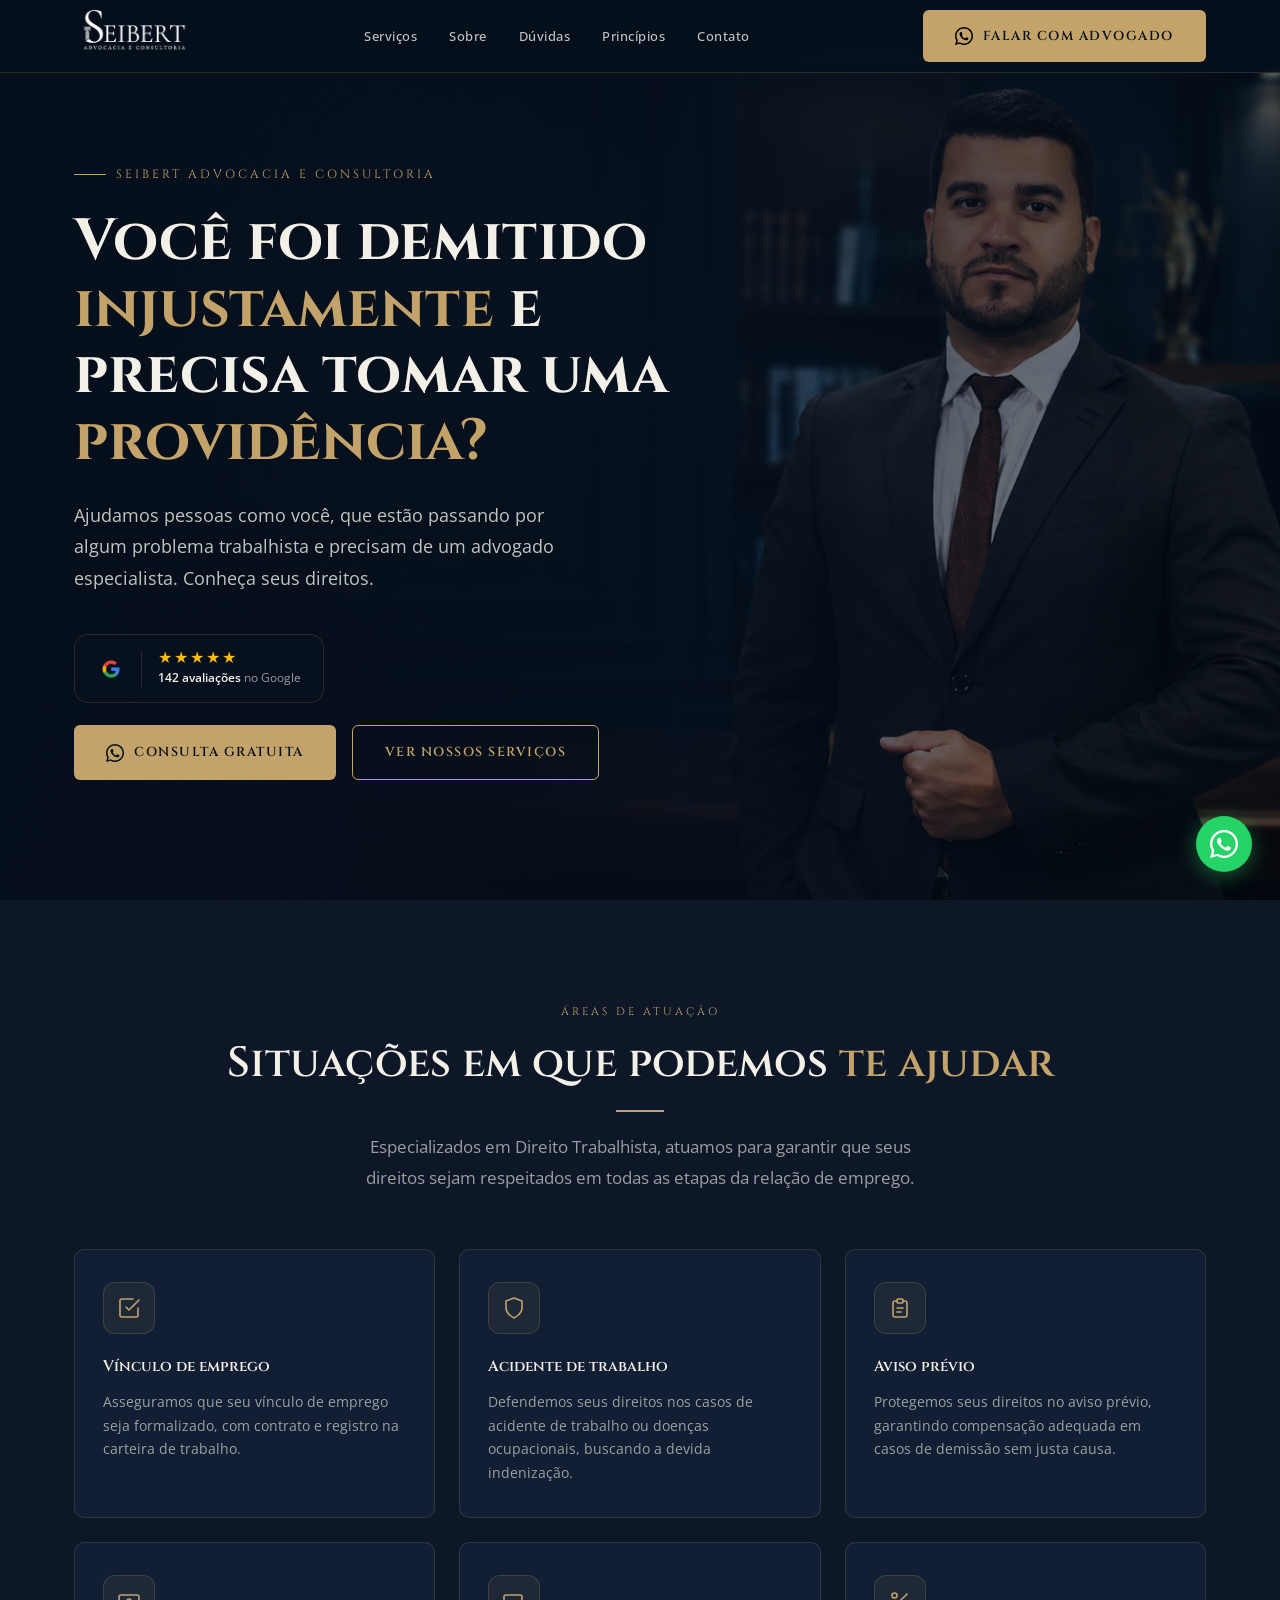
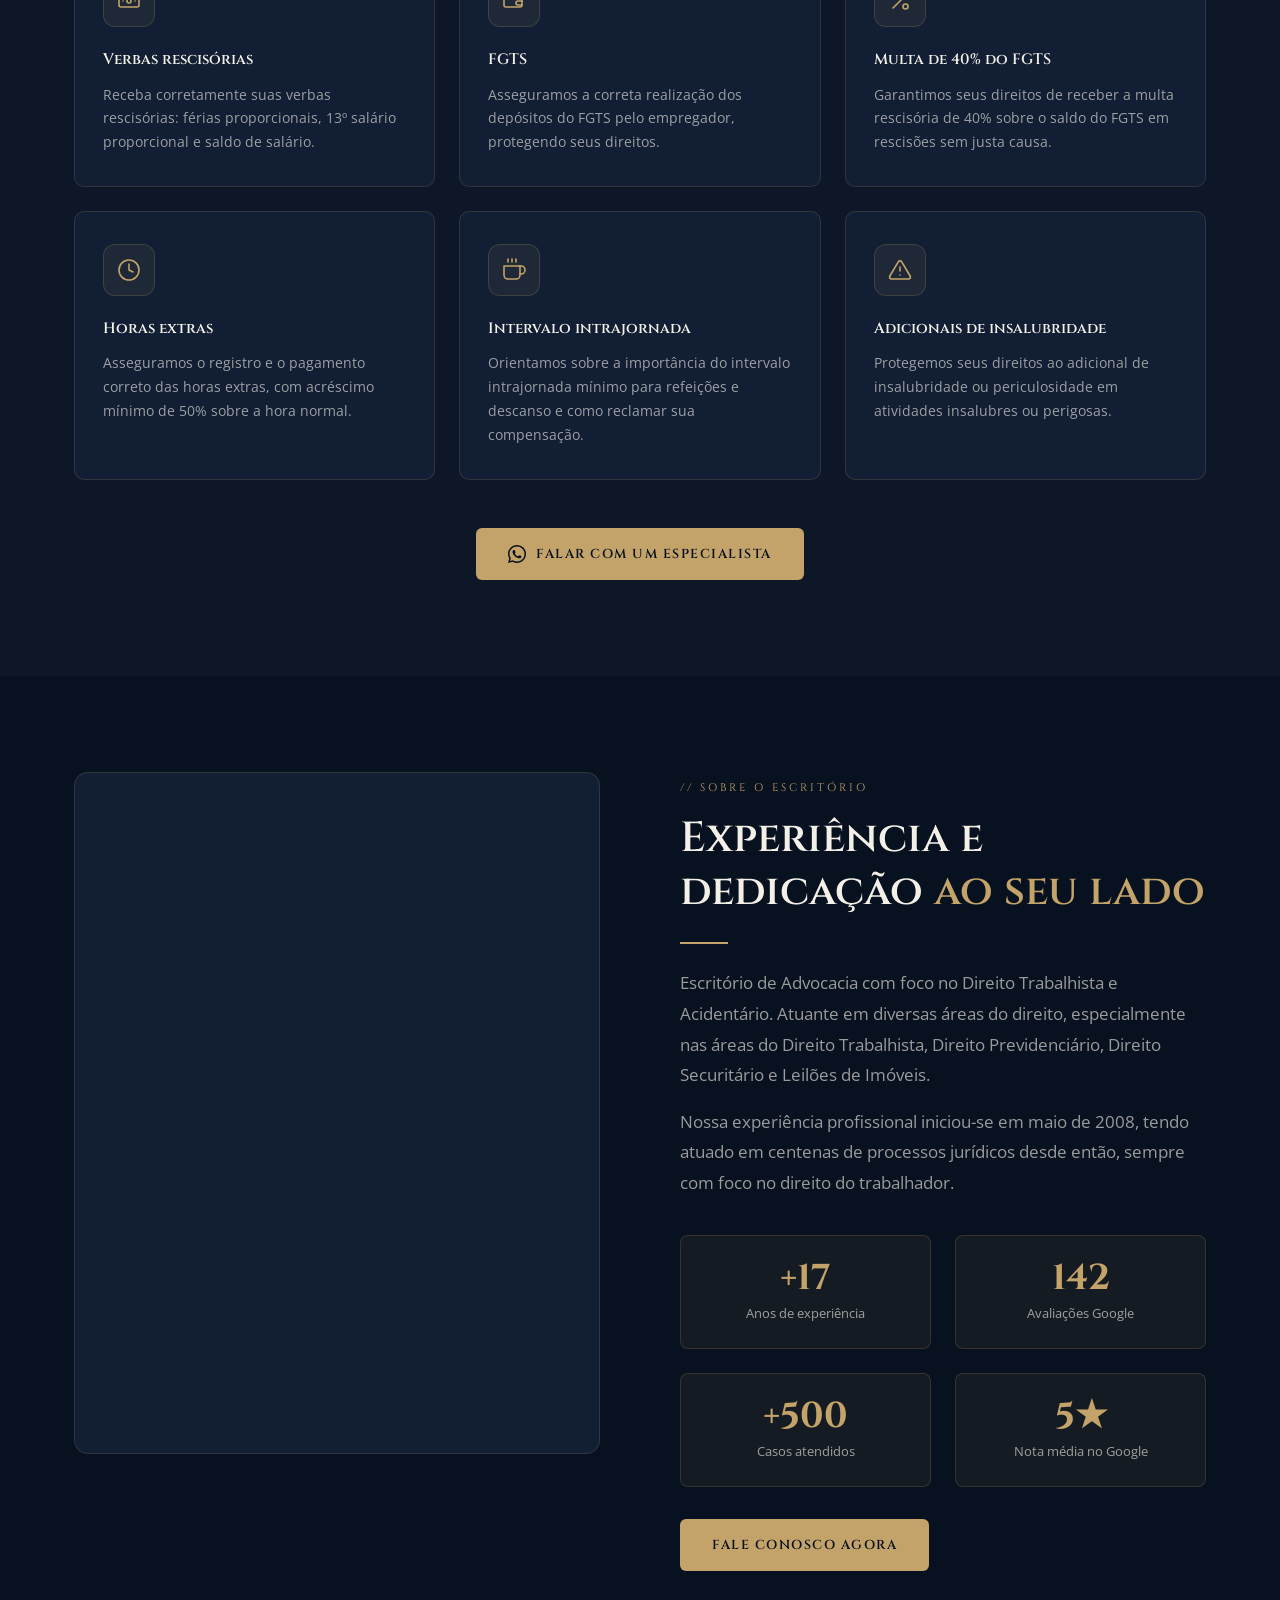
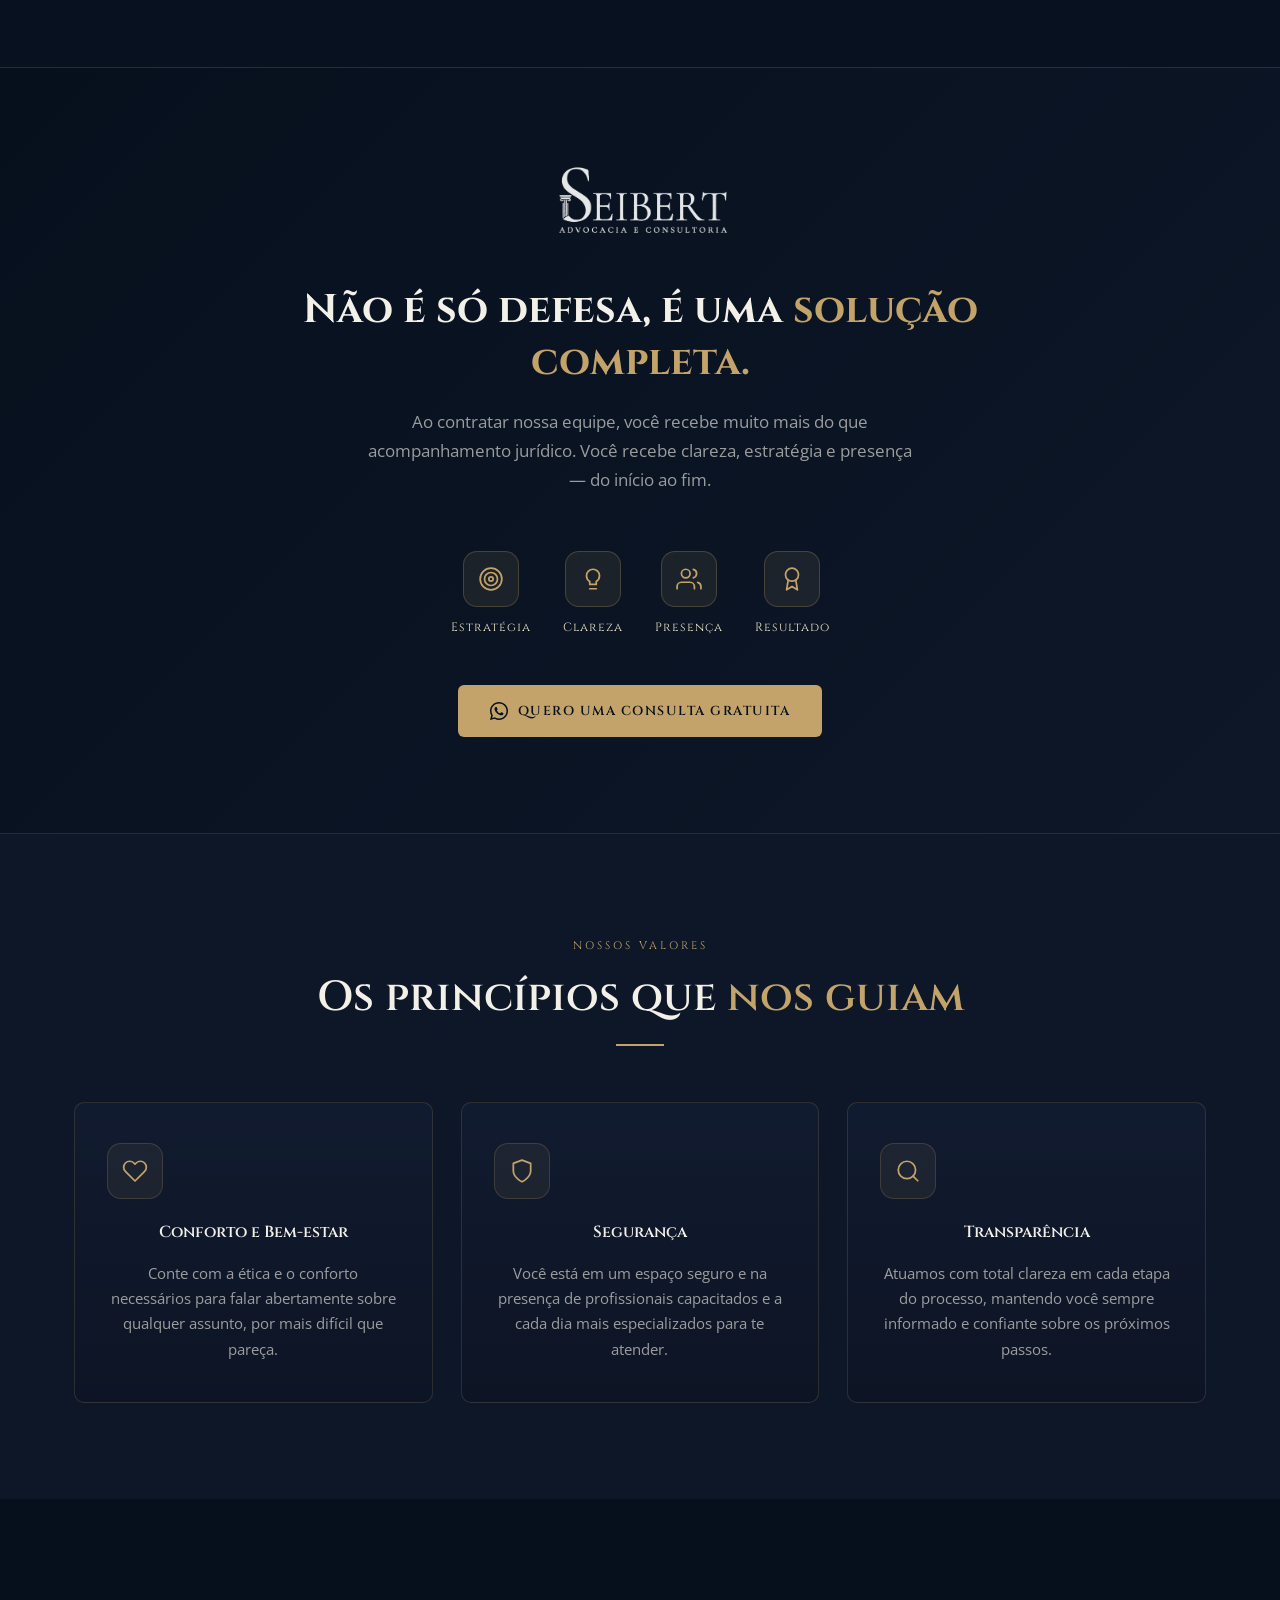
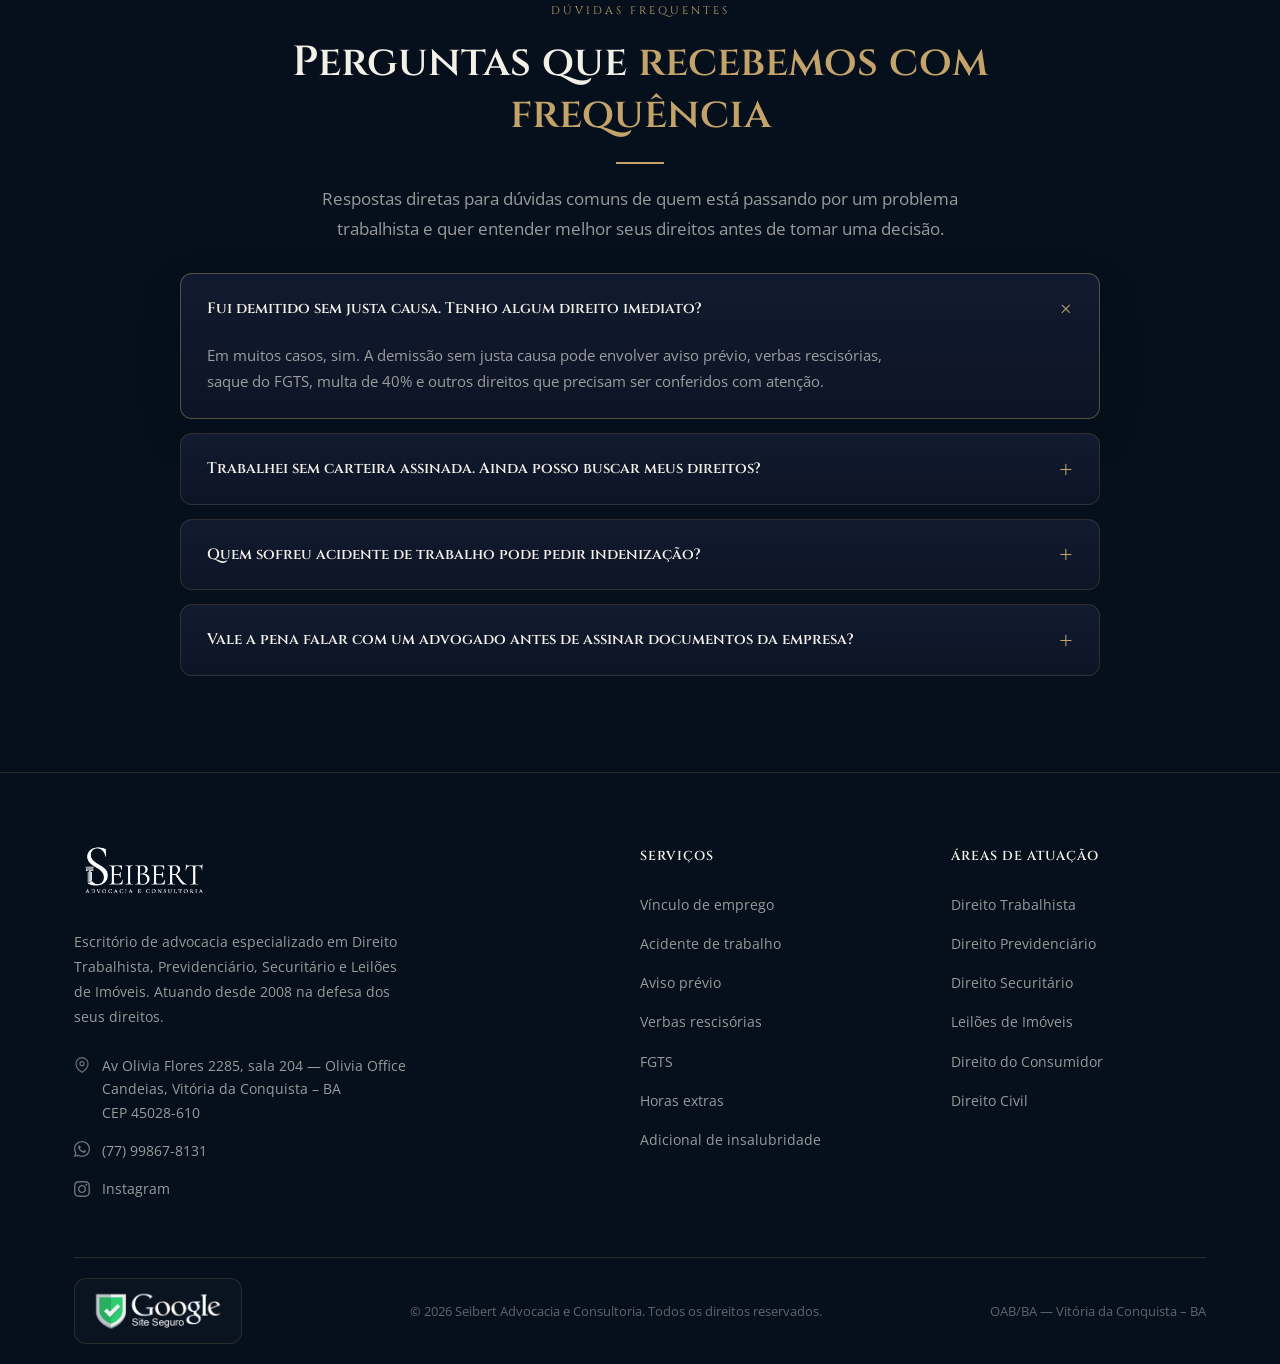
<file: index.html>
<!DOCTYPE html>
<html lang="pt-BR">
<head>
  <meta charset="UTF-8">
  <meta name="viewport" content="width=device-width, initial-scale=1.0">
  <title>Seibert Advocacia — Direito Trabalhista</title>
  <link rel="icon" href="./images/iconfav.png" type="image/png">
  <link rel="preconnect" href="https://fonts.googleapis.com">
  <link rel="preconnect" href="https://fonts.gstatic.com" crossorigin>
  <link href="https://fonts.googleapis.com/css2?family=Cinzel:wght@400;500;600;700&family=Open+Sans:ital,wght@0,300;0,400;0,500;0,600;1,400&display=swap" rel="stylesheet">
  <style>
    *, *::before, *::after { box-sizing: border-box; margin: 0; padding: 0; }

    :root {
      --navy-deep:   #06101d;
      --navy:        #08111f;
      --navy-mid:    #0d1728;
      --navy-card:   #111e33;
      --gold:        #c3a369;
      --gold-light:  #d7be8f;
      --gold-pale:   #efe4cc;
      --cream:       #f3f0e8;
      --muted:       rgba(243, 240, 232, 0.62);
      --border:      rgba(195, 163, 105, 0.18);
      --radius:      10px;
      --max:         1180px;
      --transition:  0.3s ease;
    }

    html { scroll-behavior: smooth; }

    body {
      background: var(--navy);
      color: var(--cream);
      font-family: 'Open Sans', sans-serif;
      font-size: 16px;
      line-height: 1.7;
      -webkit-font-smoothing: antialiased;
    }

    body.is-loading {
      overflow: hidden;
    }

    .page-loader {
      position: fixed;
      inset: 0;
      z-index: 3000;
      display: flex;
      align-items: center;
      justify-content: center;
      background:
        radial-gradient(circle at center, rgba(195, 163, 105, 0.16) 0%, rgba(195, 163, 105, 0.05) 22%, rgba(6, 16, 29, 0) 46%),
        linear-gradient(180deg, rgba(8, 17, 31, 0.98) 0%, rgba(6, 16, 29, 1) 100%);
      opacity: 1;
      visibility: visible;
      transition: opacity 0.75s ease, visibility 0.75s ease;
    }

    .page-loader::after {
      content: '';
      position: absolute;
      width: min(46vw, 360px);
      height: min(46vw, 360px);
      border-radius: 50%;
      background: radial-gradient(circle, rgba(195, 163, 105, 0.2) 0%, rgba(195, 163, 105, 0) 68%);
      filter: blur(18px);
      animation: loaderHalo 2.4s ease-in-out infinite;
    }

    .page-loader__inner {
      position: relative;
      z-index: 1;
      display: flex;
      flex-direction: column;
      align-items: center;
      gap: 18px;
      text-align: center;
      padding: 24px;
    }

    .page-loader__logo {
      width: min(56vw, 280px);
      height: auto;
      filter: drop-shadow(0 0 24px rgba(195, 163, 105, 0.18));
      animation: loaderReveal 1.5s ease forwards, loaderFloat 2.8s ease-in-out infinite 1.5s;
      transform-origin: center;
    }

    .page-loader__line {
      width: min(180px, 42vw);
      height: 1px;
      background: linear-gradient(90deg, rgba(195, 163, 105, 0), rgba(195, 163, 105, 0.9), rgba(195, 163, 105, 0));
      animation: loaderPulse 1.7s ease-in-out infinite;
    }

    body.is-ready .page-loader {
      opacity: 0;
      visibility: hidden;
      pointer-events: none;
    }

    @keyframes loaderReveal {
      0% {
        opacity: 0;
        transform: scale(0.88) translateY(20px);
      }
      55% {
        opacity: 1;
      }
      100% {
        opacity: 1;
        transform: scale(1) translateY(0);
      }
    }

    @keyframes loaderFloat {
      0%, 100% { transform: translateY(0); }
      50% { transform: translateY(-8px); }
    }

    @keyframes loaderPulse {
      0%, 100% { opacity: 0.35; transform: scaleX(0.88); }
      50% { opacity: 1; transform: scaleX(1); }
    }

    @keyframes loaderHalo {
      0%, 100% { transform: scale(0.92); opacity: 0.6; }
      50% { transform: scale(1.06); opacity: 1; }
    }

    /* ─── UTILITIES ─────────────────────────────────── */
    .container { width: 100%; max-width: var(--max); margin: 0 auto; padding: 0 24px; }
    .section    { padding: 96px 0; }
    .section--dark { background: var(--navy-mid); }
    .section--deep { background: var(--navy-deep); }

    .tag {
      display: inline-block;
      font-family: 'Cinzel', serif;
      font-size: 11px;
      letter-spacing: 3px;
      text-transform: uppercase;
      color: var(--gold);
      margin-bottom: 16px;
    }

    h2.section-title {
      font-family: 'Cinzel', serif;
      font-size: clamp(28px, 4vw, 42px);
      font-weight: 600;
      color: var(--cream);
      line-height: 1.25;
      margin-bottom: 20px;
    }

    h2.section-title span { color: var(--gold); }

    p.section-sub {
      font-size: 17px;
      color: var(--muted);
      max-width: 560px;
      line-height: 1.8;
    }

    .divider {
      width: 48px;
      height: 2px;
      background: var(--gold);
      margin: 24px 0;
    }

    /* ─── BUTTON ─────────────────────────────────────── */
    .btn {
      display: inline-flex;
      align-items: center;
      gap: 10px;
      padding: 15px 32px;
      border-radius: 6px;
      font-family: 'Cinzel', serif;
      font-size: 13px;
      font-weight: 600;
      letter-spacing: 1.5px;
      text-transform: uppercase;
      text-decoration: none;
      cursor: pointer;
      transition: var(--transition);
      border: none;
    }

    .btn-gold {
      background: var(--gold);
      color: var(--navy-deep);
    }
    .btn-gold:hover {
      background: var(--gold-light);
      transform: translateY(-2px);
      box-shadow: 0 8px 24px rgba(195, 163, 105, 0.35);
    }

    .btn-outline {
      background: transparent;
      color: var(--gold);
      border: 1.5px solid var(--gold);
    }
    .btn-outline:hover {
      background: var(--gold);
      color: var(--navy-deep);
      transform: translateY(-2px);
    }

    .btn svg, .btn .icon { width: 18px; height: 18px; flex-shrink: 0; }

    /* ─── NAV ────────────────────────────────────────── */
    nav {
      position: fixed;
      top: 0; left: 0; right: 0;
      z-index: 1000;
      background: rgba(6, 16, 29, 0.92);
      backdrop-filter: blur(16px);
      border-bottom: 1px solid var(--border);
    }

    .nav-inner {
      display: flex;
      align-items: center;
      justify-content: space-between;
      height: 72px;
    }

    .nav-logo img { height: 48px; width: auto; }

    .nav-links {
      display: flex;
      align-items: center;
      gap: 32px;
      list-style: none;
    }

    .nav-links a {
      color: rgba(243,240,232,0.8);
      text-decoration: none;
      font-size: 13px;
      font-weight: 500;
      letter-spacing: 0.5px;
      transition: color var(--transition);
    }
    .nav-links a:hover { color: var(--gold); }

    .nav-cta { display: flex; align-items: center; gap: 12px; }

    .hamburger {
      display: none;
      flex-direction: column;
      gap: 5px;
      cursor: pointer;
      padding: 6px;
      background: none;
      border: none;
      outline: none;
    }
    .hamburger span {
      display: block;
      width: 26px;
      height: 2px;
      background: var(--cream);
      border-radius: 2px;
      transition: var(--transition);
    }

    /* ─── HERO ───────────────────────────────────────── */
    #hero {
      position: relative;
      min-height: 100vh;
      display: flex;
      align-items: center;
      overflow: hidden;
      padding: 128px 0 84px;
    }

    .hero-bg {
      position: absolute;
      inset: 0;
      background-image: url('./images/hero-desktop.png');
      background-size: cover;
      background-position: center;
      background-repeat: no-repeat;
    }

    .hero-overlay {
      position: absolute;
      inset: 0;
      background: linear-gradient(
        105deg,
        rgba(6,16,29,0.92) 0%,
        rgba(6,16,29,0.78) 55%,
        rgba(6,16,29,0.40) 100%
      );
    }

    .hero-content {
      position: relative;
      z-index: 2;
      max-width: 680px;
      display: flex;
      flex-direction: column;
      align-items: flex-start;
    }

    .hero-content > .faq-wrap {
      display: none;
    }

    .hero-eyebrow {
      display: inline-flex;
      align-items: center;
      gap: 10px;
      font-size: 12px;
      letter-spacing: 3px;
      text-transform: uppercase;
      color: var(--gold);
      font-family: 'Cinzel', serif;
      margin-bottom: 24px;
    }
    .hero-eyebrow::before {
      content: '';
      display: block;
      width: 32px;
      height: 1px;
      background: var(--gold);
    }

    .hero-title {
      font-family: 'Cinzel', serif;
      font-size: clamp(32px, 5vw, 58px);
      font-weight: 700;
      line-height: 1.15;
      margin-bottom: 24px;
      color: var(--cream);
    }
    .hero-title em {
      font-style: normal;
      color: var(--gold);
    }

    .hero-sub {
      font-size: 18px;
      color: rgba(243,240,232,0.80);
      max-width: 520px;
      margin-bottom: 40px;
      line-height: 1.75;
    }

    .hero-actions { display: flex; flex-wrap: wrap; gap: 16px; margin-bottom: 0; order: 2; }

    /* Google proof badge */
    .hero-proof {
      display: inline-flex;
      align-items: center;
      gap: 16px;
      background: rgba(8,17,31,0.78);
      border: 1px solid var(--border);
      border-radius: 14px;
      padding: 14px 22px;
      backdrop-filter: blur(10px);
      max-width: 100%;
      box-sizing: border-box;
      margin-bottom: 22px;
      order: 1;
    }
    .proof-divider {
      width: 1px;
      height: 36px;
      background: var(--border);
    }
    .proof-google-logo { height: 28px; width: auto; display: block; }
    .proof-info { display: flex; flex-direction: column; gap: 3px; }
    .proof-stars { color: #fbbc04; font-size: 16px; letter-spacing: 2px; line-height: 1; }
    .proof-label {
      font-size: 12px;
      color: var(--muted);
      white-space: nowrap;
    }
    .proof-label strong { color: var(--cream); font-weight: 600; }

    /* ─── SERVICES ───────────────────────────────────── */
    .services-header { text-align: center; margin-bottom: 56px; }
    .services-header .section-sub { margin: 0 auto; }

    .services-grid {
      display: grid;
      grid-template-columns: repeat(3, 1fr);
      gap: 24px;
    }

    .service-card {
      background: var(--navy-card);
      border: 1px solid var(--border);
      border-radius: var(--radius);
      padding: 32px 28px;
      transition: var(--transition);
      position: relative;
      overflow: hidden;
    }
    .service-card::before {
      content: '';
      position: absolute;
      top: 0; left: 0; right: 0;
      height: 2px;
      background: linear-gradient(90deg, var(--gold), transparent);
      opacity: 0;
      transition: opacity var(--transition);
    }
    .service-card:hover {
      border-color: rgba(195,163,105,0.42);
      transform: translateY(-4px);
      box-shadow: 0 20px 40px rgba(0,0,0,0.32);
    }
    .service-card:hover::before { opacity: 1; }

    .service-icon {
      width: 52px;
      height: 52px;
      background: rgba(195,163,105,0.08);
      border: 1px solid rgba(195,163,105,0.20);
      border-radius: 12px;
      display: flex;
      align-items: center;
      justify-content: center;
      margin-bottom: 20px;
    }
    .service-icon svg {
      width: 24px;
      height: 24px;
      stroke: var(--gold);
      fill: none;
      stroke-width: 1.6;
      stroke-linecap: round;
      stroke-linejoin: round;
    }

    .service-card h3 {
      font-family: 'Cinzel', serif;
      font-size: 15px;
      font-weight: 600;
      color: var(--cream);
      margin-bottom: 10px;
    }

    .service-card p {
      font-size: 14px;
      color: var(--muted);
      line-height: 1.7;
    }

    .services-cta { text-align: center; margin-top: 48px; }

    /* ─── ABOUT ──────────────────────────────────────── */
    .about-grid {
      display: grid;
      grid-template-columns: 1fr 1fr;
      gap: 80px;
      align-items: flex-start;
    }

    .about-video {
      width: 100%;
      border-radius: 14px;
      overflow: hidden;
      border: 1px solid var(--border);
      background: var(--navy-card);
    }

    .about-video iframe {
      width: 100%;
      height: 680px;
      border: none;
      display: block;
    }

    .ig-card {
      width: 100%;
      height: 100%;
      display: flex;
      flex-direction: column;
      align-items: center;
      justify-content: center;
      gap: 20px;
      padding: 40px 32px;
      text-align: center;
      text-decoration: none;
      background: linear-gradient(145deg, rgba(17,28,52,0.95), rgba(11,18,35,0.98));
      transition: var(--transition);
    }
    .ig-card:hover { background: linear-gradient(145deg, rgba(22,34,62,0.98), rgba(14,22,42,0.98)); }
    .ig-card:hover .ig-btn { background: var(--gold); color: var(--navy-deep); }

    .ig-logo {
      width: 64px; height: 64px;
      border-radius: 18px;
      background: linear-gradient(45deg, #f09433, #e6683c, #dc2743, #cc2366, #bc1888);
      display: flex; align-items: center; justify-content: center;
    }
    .ig-logo svg { width: 34px; height: 34px; fill: #fff; }

    .ig-handle {
      font-family: 'Cinzel', serif;
      font-size: 18px;
      font-weight: 600;
      color: var(--cream);
      letter-spacing: 0.5px;
    }
    .ig-sub {
      font-size: 14px;
      color: var(--muted);
      line-height: 1.6;
      max-width: 260px;
    }
    .ig-btn {
      margin-top: 8px;
      padding: 12px 28px;
      border: 1px solid var(--gold);
      border-radius: 8px;
      font-family: 'Cinzel', serif;
      font-size: 12px;
      letter-spacing: 1.5px;
      text-transform: uppercase;
      color: var(--gold);
      background: transparent;
      transition: var(--transition);
      cursor: pointer;
    }

    .about-stats {
      display: grid;
      grid-template-columns: 1fr 1fr;
      gap: 24px;
      margin-top: 36px;
    }

    .about-cta {
      margin-top: 32px;
    }

    .stat-box {
      background: rgba(195,163,105,0.07);
      border: 1px solid var(--border);
      border-radius: 8px;
      padding: 24px 20px;
      text-align: center;
    }

    .stat-number {
      font-family: 'Cinzel', serif;
      font-size: 36px;
      font-weight: 700;
      color: var(--gold);
      line-height: 1;
      margin-bottom: 6px;
    }

    .stat-label {
      font-size: 13px;
      color: var(--muted);
    }

    /* ─── PROMISE ────────────────────────────────────── */
    #promise {
      background: linear-gradient(135deg, var(--navy-deep) 0%, var(--navy-mid) 100%);
      border-top: 1px solid var(--border);
      border-bottom: 1px solid var(--border);
      text-align: center;
      padding: 96px 0;
    }

    .promise-logo { margin-bottom: 32px; }
    .promise-logo img { height: 80px; width: auto; opacity: 0.9; }

    .promise-title {
      font-family: 'Cinzel', serif;
      font-size: clamp(24px, 3.5vw, 40px);
      font-weight: 700;
      color: var(--cream);
      max-width: 740px;
      margin: 0 auto 20px;
      line-height: 1.3;
    }
    .promise-title span { color: var(--gold); }

    .promise-sub {
      font-size: 17px;
      color: var(--muted);
      max-width: 560px;
      margin: 0 auto 40px;
    }

    .promise-features {
      display: flex;
      justify-content: center;
      flex-wrap: wrap;
      gap: 32px;
      margin-top: 56px;
      margin-bottom: 48px;
    }

    .promise-feature {
      display: flex;
      flex-direction: column;
      align-items: center;
      gap: 10px;
    }
    .promise-feature-icon {
      width: 56px; height: 56px;
      border-radius: 14px;
      background: rgba(195,163,105,0.10);
      border: 1px solid rgba(195,163,105,0.25);
      display: flex;
      align-items: center;
      justify-content: center;
    }
    .promise-feature-icon svg {
      width: 26px; height: 26px;
      stroke: var(--gold);
      fill: none;
      stroke-width: 1.6;
      stroke-linecap: round;
      stroke-linejoin: round;
    }
    .promise-feature span {
      font-family: 'Cinzel', serif;
      font-size: 12px;
      color: var(--gold-pale);
      letter-spacing: 1px;
    }

    /* ─── PRINCIPLES ─────────────────────────────────── */
    .principles-header { text-align: center; margin-bottom: 56px; }

    .principles-grid {
      display: grid;
      grid-template-columns: repeat(3, 1fr);
      gap: 28px;
    }

    .principle-card {
      background: linear-gradient(180deg, rgba(18,28,48,0.96), rgba(13,21,37,0.96));
      border: 1px solid var(--border);
      border-radius: var(--radius);
      padding: 40px 32px;
      text-align: center;
      transition: var(--transition);
    }
    .principle-card:hover {
      border-color: rgba(195,163,105,0.4);
      box-shadow: 0 16px 40px rgba(3,8,18,0.4);
      transform: translateY(-4px);
    }

    .principle-icon {
      width: 56px;
      height: 56px;
      background: rgba(195,163,105,0.08);
      border: 1px solid rgba(195,163,105,0.20);
      border-radius: 14px;
      display: flex;
      align-items: center;
      justify-content: center;
      margin-bottom: 20px;
    }
    .principle-icon svg {
      width: 26px;
      height: 26px;
      stroke: var(--gold);
      fill: none;
      stroke-width: 1.6;
      stroke-linecap: round;
      stroke-linejoin: round;
      display: block;
    }

    .principle-card h3 {
      font-family: 'Cinzel', serif;
      font-size: 16px;
      font-weight: 600;
      color: var(--cream);
      margin-bottom: 14px;
    }

    .principle-card p {
      font-size: 14.5px;
      color: var(--muted);
      line-height: 1.75;
    }

    .faq-wrap {
      display: none;
      margin-top: 56px;
      max-width: 920px;
      margin-left: auto;
      margin-right: auto;
    }

    #faq .faq-wrap {
      display: block;
      margin-top: 0;
    }

    .faq-header {
      text-align: center;
      margin-bottom: 28px;
    }

    .faq-header .section-sub {
      margin: 0 auto;
      max-width: 640px;
    }

    .faq-list {
      display: grid;
      gap: 14px;
    }

    .faq-item {
      background: linear-gradient(180deg, rgba(18,28,48,0.96), rgba(13,21,37,0.96));
      border: 1px solid var(--border);
      border-radius: 12px;
      overflow: hidden;
      transition: var(--transition);
    }

    .faq-item[open] {
      border-color: rgba(195,163,105,0.4);
      box-shadow: 0 16px 40px rgba(3,8,18,0.28);
    }

    .faq-question {
      list-style: none;
      display: flex;
      align-items: center;
      justify-content: space-between;
      gap: 20px;
      padding: 22px 26px;
      cursor: pointer;
      font-family: 'Cinzel', serif;
      font-size: 15px;
      font-weight: 600;
      color: var(--cream);
    }

    .faq-question::-webkit-details-marker {
      display: none;
    }

    .faq-question::after {
      content: '+';
      font-family: 'Open Sans', sans-serif;
      font-size: 24px;
      font-weight: 300;
      color: var(--gold);
      line-height: 1;
      flex-shrink: 0;
      transition: transform var(--transition);
    }

    .faq-item[open] .faq-question::after {
      transform: rotate(45deg);
    }

    .faq-answer {
      padding: 0 26px 24px;
      font-size: 14.5px;
      color: var(--muted);
      line-height: 1.75;
      max-width: 760px;
    }

    /* ─── FOOTER ─────────────────────────────────────── */
    footer {
      background: var(--navy-deep);
      border-top: 1px solid var(--border);
      padding: 72px 0 0;
    }

    .footer-grid {
      display: grid;
      grid-template-columns: 2fr 1fr 1fr;
      gap: 56px;
      padding-bottom: 56px;
    }

    .footer-brand img { height: 56px; width: auto; margin-bottom: 20px; }

    .footer-desc {
      font-size: 14px;
      color: var(--muted);
      line-height: 1.8;
      margin-bottom: 24px;
      max-width: 340px;
    }

    .footer-contact-item {
      display: flex;
      align-items: flex-start;
      gap: 12px;
      margin-bottom: 14px;
      font-size: 14px;
      color: var(--muted);
      text-decoration: none;
      transition: color var(--transition);
    }
    .footer-contact-item:hover { color: var(--gold); }
    .footer-contact-item .ci { font-size: 16px; flex-shrink: 0; margin-top: 2px; }

    .footer-col h4 {
      font-family: 'Cinzel', serif;
      font-size: 13px;
      font-weight: 600;
      color: var(--cream);
      letter-spacing: 1px;
      text-transform: uppercase;
      margin-bottom: 24px;
    }

    .footer-links { list-style: none; }
    .footer-links li { margin-bottom: 12px; }
    .footer-links a {
      font-size: 14px;
      color: var(--muted);
      text-decoration: none;
      transition: color var(--transition);
    }
    .footer-links a:hover { color: var(--gold); }

    .footer-socials { margin-top: 2px; }
    .footer-contact-item--social {
      margin-bottom: 0;
      align-items: center;
    }
    .footer-contact-item--social .social-btn__icon {
      width: 16px;
      height: 16px;
      flex-shrink: 0;
      display: inline-flex;
      align-items: center;
      justify-content: center;
      opacity: 0.7;
    }
    .footer-contact-item--social .social-btn__icon svg {
      width: 16px;
      height: 16px;
      fill: currentColor;
      display: block;
    }

    .footer-bar {
      border-top: 1px solid var(--border);
      padding: 20px 0;
      display: flex;
      align-items: center;
      justify-content: space-between;
      flex-wrap: wrap;
      gap: 8px;
    }

    .footer-bar p {
      font-size: 13px;
      color: rgba(243,240,232,0.38);
    }

    .footer-badge {
      display: inline-flex;
      align-items: center;
      justify-content: center;
      padding: 10px 14px;
      border: 1px solid rgba(195,163,105,0.16);
      border-radius: 12px;
      background: rgba(255,255,255,0.02);
      transition: var(--transition);
    }
    .footer-badge:hover {
      border-color: rgba(195,163,105,0.34);
      background: rgba(195,163,105,0.05);
    }
    .footer-badge img {
      display: block;
      width: auto;
      height: 44px;
    }

    /* ─── WHATSAPP FLOAT ─────────────────────────────── */
    .wa-float {
      position: fixed;
      bottom: 28px;
      right: 28px;
      z-index: 999;
      width: 56px; height: 56px;
      border-radius: 50%;
      background: #25d366;
      display: flex;
      align-items: center;
      justify-content: center;
      box-shadow: 0 4px 20px rgba(37,211,102,0.4);
      text-decoration: none;
      transition: var(--transition);
      animation: waPulse 2.8s ease-in-out infinite;
    }
    .wa-float:hover { transform: scale(1.08); box-shadow: 0 6px 28px rgba(37,211,102,0.55); }
    .wa-float svg { width: 28px; height: 28px; fill: #fff; }

    /* ─── ANIMATIONS ─────────────────────────────────── */
    @keyframes fadeUp {
      from { opacity: 0; transform: translateY(28px); }
      to   { opacity: 1; transform: translateY(0); }
    }

    @keyframes waPulse {
      0%, 100% {
        transform: scale(1);
        box-shadow: 0 4px 20px rgba(37,211,102,0.36);
      }
      50% {
        transform: scale(1.05);
        box-shadow: 0 8px 26px rgba(37,211,102,0.48);
      }
    }
    .fade-up { animation: fadeUp 0.7s ease forwards; }
    .delay-1 { animation-delay: 0.1s; }
    .delay-2 { animation-delay: 0.25s; }
    .delay-3 { animation-delay: 0.4s; }
    .delay-4 { animation-delay: 0.55s; }

    /* ─── MOBILE NAV ─────────────────────────────────── */
    .mobile-menu {
      display: none;
      position: fixed;
      inset: 0;
      z-index: 999;
      background: rgba(6,16,29,0.98);
      flex-direction: column;
      align-items: center;
      justify-content: center;
      gap: 32px;
    }
    .mobile-menu.open { display: flex; }
    .mobile-menu a {
      font-family: 'Cinzel', serif;
      font-size: 22px;
      color: var(--cream);
      text-decoration: none;
    }
    .mobile-menu a:hover { color: var(--gold); }
    .mobile-close {
      position: absolute;
      top: 24px; right: 24px;
      background: none;
      border: none;
      color: var(--cream);
      font-size: 28px;
      cursor: pointer;
    }

    /* ─── RESPONSIVE ─────────────────────────────────── */
    @media (max-width: 900px) {
      .nav-links { display: none; }
      .nav-cta .btn { display: none; }
      .hamburger { display: flex; }

      .services-grid { grid-template-columns: repeat(2, 1fr); }
      .about-grid { grid-template-columns: 1fr; gap: 40px; }
      .principles-grid { grid-template-columns: 1fr; }
      .faq-question { padding: 20px 20px; font-size: 14px; }
      .faq-answer { padding: 0 20px 20px; }
      .footer-grid { grid-template-columns: 1fr; gap: 36px; }
      .footer-bar { justify-content: center; gap: 16px; }
      .footer-badge { order: -1; }
    }

    @media (max-width: 600px) {
      .section { padding: 64px 0; }
      .services-grid { grid-template-columns: 1fr; }
      .about-stats { grid-template-columns: 1fr 1fr; }
      .hero-actions { flex-direction: column; }
      .hero-actions .btn { width: 100%; justify-content: center; }

      #hero { min-height: 100svh; align-items: flex-end; padding: 0 0 48px; }
      .hero-bg {
        background-position: 72% top;
        background-size: cover;
      }
      .hero-overlay {
        background: linear-gradient(
          to top,
          rgba(6,16,29,0.97) 0%,
          rgba(6,16,29,0.82) 45%,
          rgba(6,16,29,0.30) 75%,
          rgba(6,16,29,0.10) 100%
        );
      }
      .hero-content {
        max-width: 100%;
        text-align: center;
        align-items: center;
      }
      .service-card,
      .principle-card { text-align: center; }
      .service-icon,
      .principle-icon { margin: 0 auto 20px; }
      .about-cta { text-align: center; }
      .about-cta .btn {
        width: 100%;
        max-width: 280px;
        justify-content: center;
      }
      .hero-eyebrow { justify-content: center; }
      .hero-sub { font-size: 15px; }
      .hero-proof { width: 100%; max-width: 320px; justify-content: center; align-self: center; }
      .proof-google-logo { height: 22px; }
    }
  </style>
</head>
<body class="is-loading">

<div class="page-loader" aria-hidden="true">
  <div class="page-loader__inner">
    <img class="page-loader__logo" src="./images/vetor-logo.png" alt="Seibert Advocacia e Consultoria">
    <div class="page-loader__line"></div>
  </div>
</div>

<!-- ── NAV ────────────────────────────────────────────── -->
<nav>
  <div class="container nav-inner">
    <a href="#" class="nav-logo">
      <img src="./images/vetor-logo.png" alt="Seibert Advocacia e Consultoria">
    </a>
    <ul class="nav-links">
      <li><a href="#servicos">Serviços</a></li>
      <li><a href="#sobre">Sobre</a></li>
      <li><a href="#faq">Dúvidas</a></li>
      <li><a href="#principios">Princípios</a></li>
      <li><a href="#contato">Contato</a></li>
    </ul>
    <div class="nav-cta">
      <a href="https://api.whatsapp.com/send/?phone=5577998678131" class="btn btn-gold" target="_blank" rel="noopener">
        <svg viewBox="0 0 24 24" xmlns="http://www.w3.org/2000/svg"><path d="M20.52 3.48A11.93 11.93 0 0 0 12 0C5.37 0 0 5.37 0 12c0 2.11.55 4.17 1.6 5.99L0 24l6.18-1.62A11.94 11.94 0 0 0 12 24c6.63 0 12-5.37 12-12 0-3.2-1.25-6.21-3.48-8.52zM12 22a9.94 9.94 0 0 1-5.07-1.39l-.36-.22-3.74.98.99-3.65-.23-.37A9.94 9.94 0 0 1 2 12C2 6.49 6.49 2 12 2s10 4.49 10 10-4.49 10-10 10zm5.47-7.41c-.3-.15-1.77-.87-2.04-.97s-.47-.15-.67.15-.77.97-.94 1.17-.35.22-.65.07a8.15 8.15 0 0 1-2.39-1.48 9.06 9.06 0 0 1-1.65-2.06c-.18-.3-.02-.47.13-.62.14-.13.3-.35.45-.52.15-.18.2-.3.3-.5s.05-.38-.02-.52-.67-1.61-.91-2.2c-.24-.58-.49-.5-.67-.51l-.57-.01c-.2 0-.52.07-.79.38s-1.04 1.01-1.04 2.47 1.06 2.86 1.21 3.06c.15.2 2.08 3.17 5.03 4.45.7.3 1.25.48 1.68.62.7.22 1.34.19 1.84.12.56-.08 1.73-.71 1.97-1.39.24-.68.24-1.27.17-1.39-.07-.12-.27-.19-.57-.34z"/></svg>
        Falar com advogado
      </a>
      <button class="hamburger" onclick="document.getElementById('mobileMenu').classList.add('open')" aria-label="Menu">
        <span></span><span></span><span></span>
      </button>
    </div>
  </div>
</nav>

<!-- ── MOBILE MENU ─────────────────────────────────────── -->
<div id="mobileMenu" class="mobile-menu">
  <button class="mobile-close" onclick="document.getElementById('mobileMenu').classList.remove('open')">&times;</button>
  <a href="#servicos" onclick="document.getElementById('mobileMenu').classList.remove('open')">Serviços</a>
  <a href="#sobre" onclick="document.getElementById('mobileMenu').classList.remove('open')">Sobre</a>
  <a href="#faq" onclick="document.getElementById('mobileMenu').classList.remove('open')">Dúvidas</a>
  <a href="#principios" onclick="document.getElementById('mobileMenu').classList.remove('open')">Princípios</a>
  <a href="#contato" onclick="document.getElementById('mobileMenu').classList.remove('open')">Contato</a>
  <a href="https://api.whatsapp.com/send/?phone=5577998678131" class="btn btn-gold" target="_blank" rel="noopener">Falar com advogado</a>
</div>

<!-- ── HERO ────────────────────────────────────────────── -->
<section id="hero">
  <div class="hero-bg"></div>
  <div class="hero-overlay"></div>
  <div class="container">
    <div class="hero-content">
      <p class="hero-eyebrow fade-up">Seibert Advocacia e Consultoria</p>
      <h1 class="hero-title fade-up delay-1">
        Você foi demitido <em>injustamente</em> e precisa tomar uma <em>providência?</em>
      </h1>
      <p class="hero-sub fade-up delay-2">
        Ajudamos pessoas como você, que estão passando por algum problema trabalhista e precisam de um advogado especialista. Conheça seus direitos.
      </p>
      <div class="hero-actions fade-up delay-3">
        <a href="https://api.whatsapp.com/send/?phone=5577998678131" class="btn btn-gold" target="_blank" rel="noopener">
          <svg viewBox="0 0 24 24"><path d="M20.52 3.48A11.93 11.93 0 0 0 12 0C5.37 0 0 5.37 0 12c0 2.11.55 4.17 1.6 5.99L0 24l6.18-1.62A11.94 11.94 0 0 0 12 24c6.63 0 12-5.37 12-12 0-3.2-1.25-6.21-3.48-8.52zM12 22a9.94 9.94 0 0 1-5.07-1.39l-.36-.22-3.74.98.99-3.65-.23-.37A9.94 9.94 0 0 1 2 12C2 6.49 6.49 2 12 2s10 4.49 10 10-4.49 10-10 10zm5.47-7.41c-.3-.15-1.77-.87-2.04-.97s-.47-.15-.67.15-.77.97-.94 1.17-.35.22-.65.07a8.15 8.15 0 0 1-2.39-1.48 9.06 9.06 0 0 1-1.65-2.06c-.18-.3-.02-.47.13-.62.14-.13.3-.35.45-.52.15-.18.2-.3.3-.5s.05-.38-.02-.52-.67-1.61-.91-2.2c-.24-.58-.49-.5-.67-.51l-.57-.01c-.2 0-.52.07-.79.38s-1.04 1.01-1.04 2.47 1.06 2.86 1.21 3.06c.15.2 2.08 3.17 5.03 4.45.7.3 1.25.48 1.68.62.7.22 1.34.19 1.84.12.56-.08 1.73-.71 1.97-1.39.24-.68.24-1.27.17-1.39-.07-.12-.27-.19-.57-.34z" fill="currentColor"/></svg>
          Consulta gratuita
        </a>
        <a href="#servicos" class="btn btn-outline">Ver nossos serviços</a>
      </div>
      <div class="hero-proof fade-up delay-4">
        <img class="proof-google-logo" src="./images/google_logo_g_logo_icon_159348.png" alt="Google">
        <div class="proof-divider"></div>
        <div class="proof-info">
          <span class="proof-stars">★★★★★</span>
          <span class="proof-label"><strong>142 avaliações</strong> no Google</span>
        </div>
      </div>
    </div>

    <div class="faq-wrap">
      <div class="faq-header">
        <span class="tag">Dúvidas frequentes</span>
        <h2 class="section-title">Perguntas que <span>recebemos com frequência</span></h2>
        <div class="divider" style="margin:20px auto;"></div>
        <p class="section-sub">Respostas diretas para dúvidas comuns de quem está passando por um problema trabalhista e quer entender melhor seus direitos antes de tomar uma decisão.</p>
      </div>

      <div class="faq-list">
        <details class="faq-item" open>
          <summary class="faq-question">Fui demitido sem justa causa. Tenho algum direito imediato?</summary>
          <div class="faq-answer">
            Em muitos casos, sim. A demissão sem justa causa pode envolver aviso prévio, verbas rescisórias, saque do FGTS, multa de 40% e outros direitos que precisam ser conferidos com atenção.
          </div>
        </details>

        <details class="faq-item">
          <summary class="faq-question">Trabalhei sem carteira assinada. Ainda posso buscar meus direitos?</summary>
          <div class="faq-answer">
            Pode. Mesmo sem registro formal, é possível buscar o reconhecimento do vínculo de emprego e cobrar valores e direitos que deixaram de ser pagos corretamente.
          </div>
        </details>

        <details class="faq-item">
          <summary class="faq-question">Quem sofreu acidente de trabalho pode pedir indenização?</summary>
          <div class="faq-answer">
            Dependendo da situação, sim. Além de questões previdenciárias, pode existir direito a estabilidade, reparação financeira e outros desdobramentos importantes para o trabalhador.
          </div>
        </details>

        <details class="faq-item">
          <summary class="faq-question">Vale a pena falar com um advogado antes de assinar documentos da empresa?</summary>
          <div class="faq-answer">
            Vale muito. Uma análise prévia ajuda a evitar assinaturas precipitadas, identificar cláusulas problemáticas e entender se existe algum direito sendo renunciado sem necessidade.
          </div>
        </details>
      </div>
    </div>

    <div class="faq-wrap">
      <div class="faq-header">
        <span class="tag">Dúvidas frequentes</span>
        <h2 class="section-title">Perguntas que <span>recebemos com frequência</span></h2>
        <div class="divider" style="margin:20px auto;"></div>
        <p class="section-sub">Respostas diretas para dúvidas comuns de quem está passando por um problema trabalhista e quer entender melhor seus direitos antes de tomar uma decisão.</p>
      </div>

      <div class="faq-list">
        <details class="faq-item" open>
          <summary class="faq-question">Fui demitido sem justa causa. Tenho algum direito imediato?</summary>
          <div class="faq-answer">
            Em muitos casos, sim. A demissão sem justa causa pode envolver aviso prévio, verbas rescisórias, saque do FGTS, multa de 40% e outros direitos que precisam ser conferidos com atenção.
          </div>
        </details>

        <details class="faq-item">
          <summary class="faq-question">Trabalhei sem carteira assinada. Ainda posso buscar meus direitos?</summary>
          <div class="faq-answer">
            Pode. Mesmo sem registro formal, é possível buscar o reconhecimento do vínculo de emprego e cobrar valores e direitos que deixaram de ser pagos corretamente.
          </div>
        </details>

        <details class="faq-item">
          <summary class="faq-question">Quem sofreu acidente de trabalho pode pedir indenização?</summary>
          <div class="faq-answer">
            Dependendo da situação, sim. Além de questões previdenciárias, pode existir direito a estabilidade, reparação financeira e outros desdobramentos importantes para o trabalhador.
          </div>
        </details>

        <details class="faq-item">
          <summary class="faq-question">Vale a pena falar com um advogado antes de assinar documentos da empresa?</summary>
          <div class="faq-answer">
            Vale muito. Uma análise prévia ajuda a evitar assinaturas precipitadas, identificar cláusulas problemáticas e entender se existe algum direito sendo renunciado sem necessidade.
          </div>
        </details>
      </div>
    </div>

    <div class="faq-wrap">
      <div class="faq-header">
        <span class="tag">Dúvidas frequentes</span>
        <h2 class="section-title">Perguntas que <span>recebemos com frequência</span></h2>
        <div class="divider" style="margin:20px auto;"></div>
        <p class="section-sub">Respostas diretas para dúvidas comuns de quem está passando por um problema trabalhista e quer entender melhor seus direitos antes de tomar uma decisão.</p>
      </div>

      <div class="faq-list">
        <details class="faq-item" open>
          <summary class="faq-question">Fui demitido sem justa causa. Tenho algum direito imediato?</summary>
          <div class="faq-answer">
            Em muitos casos, sim. A demissão sem justa causa pode envolver aviso prévio, verbas rescisórias, saque do FGTS, multa de 40% e outros direitos que precisam ser conferidos com atenção.
          </div>
        </details>

        <details class="faq-item">
          <summary class="faq-question">Trabalhei sem carteira assinada. Ainda posso buscar meus direitos?</summary>
          <div class="faq-answer">
            Pode. Mesmo sem registro formal, é possível buscar o reconhecimento do vínculo de emprego e cobrar valores e direitos que deixaram de ser pagos corretamente.
          </div>
        </details>

        <details class="faq-item">
          <summary class="faq-question">Quem sofreu acidente de trabalho pode pedir indenização?</summary>
          <div class="faq-answer">
            Dependendo da situação, sim. Além de questões previdenciárias, pode existir direito a estabilidade, reparação financeira e outros desdobramentos importantes para o trabalhador.
          </div>
        </details>

        <details class="faq-item">
          <summary class="faq-question">Vale a pena falar com um advogado antes de assinar documentos da empresa?</summary>
          <div class="faq-answer">
            Vale muito. Uma análise prévia ajuda a evitar assinaturas precipitadas, identificar cláusulas problemáticas e entender se existe algum direito sendo renunciado sem necessidade.
          </div>
        </details>
      </div>
    </div>

    <div class="faq-wrap">
      <div class="faq-header">
        <span class="tag">Dúvidas frequentes</span>
        <h2 class="section-title">Perguntas que <span>recebemos com frequência</span></h2>
        <div class="divider" style="margin:20px auto;"></div>
        <p class="section-sub">Respostas diretas para dúvidas comuns de quem está passando por um problema trabalhista e quer entender melhor seus direitos antes de tomar uma decisão.</p>
      </div>

      <div class="faq-list">
        <details class="faq-item" open>
          <summary class="faq-question">Fui demitido sem justa causa. Tenho algum direito imediato?</summary>
          <div class="faq-answer">
            Em muitos casos, sim. A demissão sem justa causa pode envolver aviso prévio, verbas rescisórias, saque do FGTS, multa de 40% e outros direitos que precisam ser conferidos com atenção.
          </div>
        </details>

        <details class="faq-item">
          <summary class="faq-question">Trabalhei sem carteira assinada. Ainda posso buscar meus direitos?</summary>
          <div class="faq-answer">
            Pode. Mesmo sem registro formal, é possível buscar o reconhecimento do vínculo de emprego e cobrar valores e direitos que deixaram de ser pagos corretamente.
          </div>
        </details>

        <details class="faq-item">
          <summary class="faq-question">Quem sofreu acidente de trabalho pode pedir indenização?</summary>
          <div class="faq-answer">
            Dependendo da situação, sim. Além de questões previdenciárias, pode existir direito a estabilidade, reparação financeira e outros desdobramentos importantes para o trabalhador.
          </div>
        </details>

        <details class="faq-item">
          <summary class="faq-question">Vale a pena falar com um advogado antes de assinar documentos da empresa?</summary>
          <div class="faq-answer">
            Vale muito. Uma análise prévia ajuda a evitar assinaturas precipitadas, identificar cláusulas problemáticas e entender se existe algum direito sendo renunciado sem necessidade.
          </div>
        </details>
      </div>
    </div>
  </div>
</section>

<!-- ── SERVICES ────────────────────────────────────────── -->
<section id="servicos" class="section section--dark">
  <div class="container">
    <div class="services-header">
      <span class="tag">Áreas de atuação</span>
      <h2 class="section-title">Situações em que podemos <span>te ajudar</span></h2>
      <div class="divider" style="margin:20px auto;"></div>
      <p class="section-sub">Especializados em Direito Trabalhista, atuamos para garantir que seus direitos sejam respeitados em todas as etapas da relação de emprego.</p>
    </div>
    <div class="services-grid">

      <div class="service-card">
        <div class="service-icon">
          <!-- handshake / contrato -->
          <svg viewBox="0 0 24 24"><path d="M9 11l3 3L22 4"/><path d="M21 12v7a2 2 0 0 1-2 2H5a2 2 0 0 1-2-2V5a2 2 0 0 1 2-2h11"/></svg>
        </div>
        <h3>Vínculo de emprego</h3>
        <p>Asseguramos que seu vínculo de emprego seja formalizado, com contrato e registro na carteira de trabalho.</p>
      </div>

      <div class="service-card">
        <div class="service-icon">
          <!-- shield / proteção -->
          <svg viewBox="0 0 24 24"><path d="M12 22s8-4 8-10V5l-8-3-8 3v7c0 6 8 10 8 10z"/></svg>
        </div>
        <h3>Acidente de trabalho</h3>
        <p>Defendemos seus direitos nos casos de acidente de trabalho ou doenças ocupacionais, buscando a devida indenização.</p>
      </div>

      <div class="service-card">
        <div class="service-icon">
          <!-- clipboard / aviso -->
          <svg viewBox="0 0 24 24"><path d="M9 5H7a2 2 0 0 0-2 2v12a2 2 0 0 0 2 2h10a2 2 0 0 0 2-2V7a2 2 0 0 0-2-2h-2"/><rect x="9" y="3" width="6" height="4" rx="1"/><path d="M9 12h6M9 16h4"/></svg>
        </div>
        <h3>Aviso prévio</h3>
        <p>Protegemos seus direitos no aviso prévio, garantindo compensação adequada em casos de demissão sem justa causa.</p>
      </div>

      <div class="service-card">
        <div class="service-icon">
          <!-- banknote / verbas -->
          <svg viewBox="0 0 24 24"><rect x="2" y="6" width="20" height="12" rx="2"/><circle cx="12" cy="12" r="2"/><path d="M6 12h.01M18 12h.01"/></svg>
        </div>
        <h3>Verbas rescisórias</h3>
        <p>Receba corretamente suas verbas rescisórias: férias proporcionais, 13º salário proporcional e saldo de salário.</p>
      </div>

      <div class="service-card">
        <div class="service-icon">
          <!-- wallet / FGTS -->
          <svg viewBox="0 0 24 24"><path d="M20 12V8a2 2 0 0 0-2-2H4a2 2 0 0 0-2 2v8a2 2 0 0 0 2 2h14a2 2 0 0 0 2-2v-4"/><path d="M20 12h-4a2 2 0 0 0 0 4h4"/></svg>
        </div>
        <h3>FGTS</h3>
        <p>Asseguramos a correta realização dos depósitos do FGTS pelo empregador, protegendo seus direitos.</p>
      </div>

      <div class="service-card">
        <div class="service-icon">
          <!-- percent / multa -->
          <svg viewBox="0 0 24 24"><line x1="19" y1="5" x2="5" y2="19"/><circle cx="6.5" cy="6.5" r="2.5"/><circle cx="17.5" cy="17.5" r="2.5"/></svg>
        </div>
        <h3>Multa de 40% do FGTS</h3>
        <p>Garantimos seus direitos de receber a multa rescisória de 40% sobre o saldo do FGTS em rescisões sem justa causa.</p>
      </div>

      <div class="service-card">
        <div class="service-icon">
          <!-- clock / horas -->
          <svg viewBox="0 0 24 24"><circle cx="12" cy="12" r="10"/><polyline points="12 6 12 12 16 14"/></svg>
        </div>
        <h3>Horas extras</h3>
        <p>Asseguramos o registro e o pagamento correto das horas extras, com acréscimo mínimo de 50% sobre a hora normal.</p>
      </div>

      <div class="service-card">
        <div class="service-icon">
          <!-- coffee break / intervalo -->
          <svg viewBox="0 0 24 24"><path d="M18 8h1a4 4 0 0 1 0 8h-1"/><path d="M2 8h16v9a4 4 0 0 1-4 4H6a4 4 0 0 1-4-4V8z"/><line x1="6" y1="1" x2="6" y2="4"/><line x1="10" y1="1" x2="10" y2="4"/><line x1="14" y1="1" x2="14" y2="4"/></svg>
        </div>
        <h3>Intervalo intrajornada</h3>
        <p>Orientamos sobre a importância do intervalo intrajornada mínimo para refeições e descanso e como reclamar sua compensação.</p>
      </div>

      <div class="service-card">
        <div class="service-icon">
          <!-- alert triangle / insalubridade -->
          <svg viewBox="0 0 24 24"><path d="M10.29 3.86L1.82 18a2 2 0 0 0 1.71 3h16.94a2 2 0 0 0 1.71-3L13.71 3.86a2 2 0 0 0-3.42 0z"/><line x1="12" y1="9" x2="12" y2="13"/><line x1="12" y1="17" x2="12.01" y2="17"/></svg>
        </div>
        <h3>Adicionais de insalubridade</h3>
        <p>Protegemos seus direitos ao adicional de insalubridade ou periculosidade em atividades insalubres ou perigosas.</p>
      </div>

    </div>
    <div class="services-cta">
      <a href="https://api.whatsapp.com/send/?phone=5577998678131" class="btn btn-gold" target="_blank" rel="noopener">
        <svg viewBox="0 0 24 24" style="width:18px;height:18px"><path d="M20.52 3.48A11.93 11.93 0 0 0 12 0C5.37 0 0 5.37 0 12c0 2.11.55 4.17 1.6 5.99L0 24l6.18-1.62A11.94 11.94 0 0 0 12 24c6.63 0 12-5.37 12-12 0-3.2-1.25-6.21-3.48-8.52zM12 22a9.94 9.94 0 0 1-5.07-1.39l-.36-.22-3.74.98.99-3.65-.23-.37A9.94 9.94 0 0 1 2 12C2 6.49 6.49 2 12 2s10 4.49 10 10-4.49 10-10 10zm5.47-7.41c-.3-.15-1.77-.87-2.04-.97s-.47-.15-.67.15-.77.97-.94 1.17-.35.22-.65.07a8.15 8.15 0 0 1-2.39-1.48 9.06 9.06 0 0 1-1.65-2.06c-.18-.3-.02-.47.13-.62.14-.13.3-.35.45-.52.15-.18.2-.3.3-.5s.05-.38-.02-.52-.67-1.61-.91-2.2c-.24-.58-.49-.5-.67-.51l-.57-.01c-.2 0-.52.07-.79.38s-1.04 1.01-1.04 2.47 1.06 2.86 1.21 3.06c.15.2 2.08 3.17 5.03 4.45.7.3 1.25.48 1.68.62.7.22 1.34.19 1.84.12.56-.08 1.73-.71 1.97-1.39.24-.68.24-1.27.17-1.39-.07-.12-.27-.19-.57-.34z" fill="currentColor"/></svg>
        Falar com um especialista
      </a>
    </div>
  </div>
</section>

<!-- ── ABOUT ────────────────────────────────────────────── -->
<section id="sobre" class="section">
  <div class="container">
    <div class="about-grid">
      <div class="about-video">
        <iframe src="https://www.instagram.com/reel/DZs_Y4pxWDZ/embed/"
          allowfullscreen
          allow="autoplay; clipboard-write; encrypted-media; picture-in-picture"
          loading="lazy">
        </iframe>
      </div>
      <div>
        <span class="tag">// Sobre o escritório</span>
        <h2 class="section-title">Experiência e dedicação <span>ao seu lado</span></h2>
        <div class="divider"></div>
        <p class="section-sub">
          Escritório de Advocacia com foco no Direito Trabalhista e Acidentário. Atuante em diversas áreas do direito, especialmente nas áreas do Direito Trabalhista, Direito Previdenciário, Direito Securitário e Leilões de Imóveis.
        </p>
        <p class="section-sub" style="margin-top:16px;">
          Nossa experiência profissional iniciou-se em maio de 2008, tendo atuado em centenas de processos jurídicos desde então, sempre com foco no direito do trabalhador.
        </p>
        <div class="about-stats">
          <div class="stat-box">
            <div class="stat-number">+17</div>
            <div class="stat-label">Anos de experiência</div>
          </div>
          <div class="stat-box">
            <div class="stat-number">142</div>
            <div class="stat-label">Avaliações Google</div>
          </div>
          <div class="stat-box">
            <div class="stat-number">+500</div>
            <div class="stat-label">Casos atendidos</div>
          </div>
          <div class="stat-box">
            <div class="stat-number">5★</div>
            <div class="stat-label">Nota média no Google</div>
          </div>
        </div>
        <div class="about-cta">
          <a href="https://api.whatsapp.com/send/?phone=5577998678131" class="btn btn-gold" target="_blank" rel="noopener">Fale conosco agora</a>
        </div>
      </div>
    </div>
  </div>
</section>

<!-- ── PROMISE ──────────────────────────────────────────── -->
<section id="promise">
  <div class="container">
    <div class="promise-logo">
      <img src="./images/vetor-logo.png" alt="Seibert Advocacia">
    </div>
    <h2 class="promise-title">Não é só defesa, é uma <span>solução completa.</span></h2>
    <p class="promise-sub">
      Ao contratar nossa equipe, você recebe muito mais do que acompanhamento jurídico. Você recebe clareza, estratégia e presença — do início ao fim.
    </p>
    <div class="promise-features">
      <div class="promise-feature">
        <div class="promise-feature-icon">
          <!-- target / estratégia -->
          <svg viewBox="0 0 24 24"><circle cx="12" cy="12" r="10"/><circle cx="12" cy="12" r="6"/><circle cx="12" cy="12" r="2"/></svg>
        </div>
        <span>Estratégia</span>
      </div>
      <div class="promise-feature">
        <div class="promise-feature-icon">
          <!-- lightbulb / clareza -->
          <svg viewBox="0 0 24 24"><path d="M9 21h6"/><path d="M12 3a6 6 0 0 1 6 6c0 2.22-1.21 4.16-3 5.2V17H9v-2.8A6 6 0 0 1 6 9a6 6 0 0 1 6-6z"/></svg>
        </div>
        <span>Clareza</span>
      </div>
      <div class="promise-feature">
        <div class="promise-feature-icon">
          <!-- users / presença -->
          <svg viewBox="0 0 24 24"><path d="M17 21v-2a4 4 0 0 0-4-4H5a4 4 0 0 0-4 4v2"/><circle cx="9" cy="7" r="4"/><path d="M23 21v-2a4 4 0 0 0-3-3.87"/><path d="M16 3.13a4 4 0 0 1 0 7.75"/></svg>
        </div>
        <span>Presença</span>
      </div>
      <div class="promise-feature">
        <div class="promise-feature-icon">
          <!-- award / resultado -->
          <svg viewBox="0 0 24 24"><circle cx="12" cy="8" r="6"/><path d="M15.477 12.89L17 22l-5-3-5 3 1.523-9.11"/></svg>
        </div>
        <span>Resultado</span>
      </div>
    </div>
    <a href="https://api.whatsapp.com/send/?phone=5577998678131" class="btn btn-gold" target="_blank" rel="noopener">
      <svg viewBox="0 0 24 24" style="width:18px;height:18px"><path d="M20.52 3.48A11.93 11.93 0 0 0 12 0C5.37 0 0 5.37 0 12c0 2.11.55 4.17 1.6 5.99L0 24l6.18-1.62A11.94 11.94 0 0 0 12 24c6.63 0 12-5.37 12-12 0-3.2-1.25-6.21-3.48-8.52zM12 22a9.94 9.94 0 0 1-5.07-1.39l-.36-.22-3.74.98.99-3.65-.23-.37A9.94 9.94 0 0 1 2 12C2 6.49 6.49 2 12 2s10 4.49 10 10-4.49 10-10 10zm5.47-7.41c-.3-.15-1.77-.87-2.04-.97s-.47-.15-.67.15-.77.97-.94 1.17-.35.22-.65.07a8.15 8.15 0 0 1-2.39-1.48 9.06 9.06 0 0 1-1.65-2.06c-.18-.3-.02-.47.13-.62.14-.13.3-.35.45-.52.15-.18.2-.3.3-.5s.05-.38-.02-.52-.67-1.61-.91-2.2c-.24-.58-.49-.5-.67-.51l-.57-.01c-.2 0-.52.07-.79.38s-1.04 1.01-1.04 2.47 1.06 2.86 1.21 3.06c.15.2 2.08 3.17 5.03 4.45.7.3 1.25.48 1.68.62.7.22 1.34.19 1.84.12.56-.08 1.73-.71 1.97-1.39.24-.68.24-1.27.17-1.39-.07-.12-.27-.19-.57-.34z" fill="currentColor"/></svg>
      Quero uma consulta gratuita
    </a>
  </div>
</section>

<!-- ── PRINCIPLES ──────────────────────────────────────── -->
<section id="principios" class="section section--dark">
  <div class="container">
    <div class="principles-header">
      <span class="tag">Nossos valores</span>
      <h2 class="section-title">Os princípios que <span>nos guiam</span></h2>
      <div class="divider" style="margin:20px auto;"></div>
    </div>
    <div class="principles-grid">

      <div class="principle-card">
        <div class="principle-icon">
          <svg viewBox="0 0 24 24"><path d="M20.84 4.61a5.5 5.5 0 0 0-7.78 0L12 5.67l-1.06-1.06a5.5 5.5 0 0 0-7.78 7.78l1.06 1.06L12 21.23l7.78-7.78 1.06-1.06a5.5 5.5 0 0 0 0-7.78z"/></svg>
        </div>
        <h3>Conforto e Bem-estar</h3>
        <p>Conte com a ética e o conforto necessários para falar abertamente sobre qualquer assunto, por mais difícil que pareça.</p>
      </div>

      <div class="principle-card">
        <div class="principle-icon">
          <svg viewBox="0 0 24 24"><path d="M12 22s8-4 8-10V5l-8-3-8 3v7c0 6 8 10 8 10z"/></svg>
        </div>
        <h3>Segurança</h3>
        <p>Você está em um espaço seguro e na presença de profissionais capacitados e a cada dia mais especializados para te atender.</p>
      </div>

      <div class="principle-card">
        <div class="principle-icon">
          <svg viewBox="0 0 24 24"><circle cx="11" cy="11" r="8"/><line x1="21" y1="21" x2="16.65" y2="16.65"/></svg>
        </div>
        <h3>Transparência</h3>
        <p>Atuamos com total clareza em cada etapa do processo, mantendo você sempre informado e confiante sobre os próximos passos.</p>
      </div>

    </div>
  </div>
</section>

<!-- ── FOOTER ──────────────────────────────────────────── -->
<section id="faq" class="section section--deep">
  <div class="container">
    <div class="faq-wrap">
      <div class="faq-header">
        <span class="tag">Dúvidas frequentes</span>
        <h2 class="section-title">Perguntas que <span>recebemos com frequência</span></h2>
        <div class="divider" style="margin:20px auto;"></div>
        <p class="section-sub">Respostas diretas para dúvidas comuns de quem está passando por um problema trabalhista e quer entender melhor seus direitos antes de tomar uma decisão.</p>
      </div>

      <div class="faq-list">
        <details class="faq-item" open>
          <summary class="faq-question">Fui demitido sem justa causa. Tenho algum direito imediato?</summary>
          <div class="faq-answer">
            Em muitos casos, sim. A demissão sem justa causa pode envolver aviso prévio, verbas rescisórias, saque do FGTS, multa de 40% e outros direitos que precisam ser conferidos com atenção.
          </div>
        </details>

        <details class="faq-item">
          <summary class="faq-question">Trabalhei sem carteira assinada. Ainda posso buscar meus direitos?</summary>
          <div class="faq-answer">
            Pode. Mesmo sem registro formal, é possível buscar o reconhecimento do vínculo de emprego e cobrar valores e direitos que deixaram de ser pagos corretamente.
          </div>
        </details>

        <details class="faq-item">
          <summary class="faq-question">Quem sofreu acidente de trabalho pode pedir indenização?</summary>
          <div class="faq-answer">
            Dependendo da situação, sim. Além de questões previdenciárias, pode existir direito a estabilidade, reparação financeira e outros desdobramentos importantes para o trabalhador.
          </div>
        </details>

        <details class="faq-item">
          <summary class="faq-question">Vale a pena falar com um advogado antes de assinar documentos da empresa?</summary>
          <div class="faq-answer">
            Vale muito. Uma análise prévia ajuda a evitar assinaturas precipitadas, identificar cláusulas problemáticas e entender se existe algum direito sendo renunciado sem necessidade.
          </div>
        </details>
      </div>
    </div>
  </div>
</section>

<footer id="contato">
  <div class="container">
    <div class="footer-grid">
      <div class="footer-brand">
        <img src="./images/vetor-logo.png" alt="Seibert Advocacia e Consultoria">
        <p class="footer-desc">
          Escritório de advocacia especializado em Direito Trabalhista, Previdenciário, Securitário e Leilões de Imóveis. Atuando desde 2008 na defesa dos seus direitos.
        </p>
        <a href="https://www.google.com/maps/search/?api=1&query=Av+Olivia+Flores+2285+sala+204+Olivia+Office+Candeias+Vitória+da+Conquista+BA+45028610" class="footer-contact-item" target="_blank" rel="noopener">
          <svg viewBox="0 0 24 24" width="16" height="16" fill="none" stroke="currentColor" stroke-width="1.8" stroke-linecap="round" stroke-linejoin="round" style="flex-shrink:0;margin-top:3px;opacity:.7"><path d="M21 10c0 7-9 13-9 13S3 17 3 10a9 9 0 1 1 18 0z"/><circle cx="12" cy="10" r="3"/></svg>
          Av Olivia Flores 2285, sala 204 — Olivia Office<br>Candeias, Vitória da Conquista – BA<br>CEP 45028-610
        </a>
        <a href="https://api.whatsapp.com/send/?phone=5577998678131" class="footer-contact-item" target="_blank" rel="noopener">
          <svg viewBox="0 0 24 24" width="16" height="16" fill="currentColor" style="flex-shrink:0;margin-top:2px;opacity:.7"><path d="M20.52 3.48A11.93 11.93 0 0 0 12 0C5.37 0 0 5.37 0 12c0 2.11.55 4.17 1.6 5.99L0 24l6.18-1.62A11.94 11.94 0 0 0 12 24c6.63 0 12-5.37 12-12 0-3.2-1.25-6.21-3.48-8.52zM12 22a9.94 9.94 0 0 1-5.07-1.39l-.36-.22-3.74.98.99-3.65-.23-.37A9.94 9.94 0 0 1 2 12C2 6.49 6.49 2 12 2s10 4.49 10 10-4.49 10-10 10zm5.47-7.41c-.3-.15-1.77-.87-2.04-.97s-.47-.15-.67.15-.77.97-.94 1.17-.35.22-.65.07a8.15 8.15 0 0 1-2.39-1.48 9.06 9.06 0 0 1-1.65-2.06c-.18-.3-.02-.47.13-.62.14-.13.3-.35.45-.52.15-.18.2-.3.3-.5s.05-.38-.02-.52-.67-1.61-.91-2.2c-.24-.58-.49-.5-.67-.51l-.57-.01c-.2 0-.52.07-.79.38s-1.04 1.01-1.04 2.47 1.06 2.86 1.21 3.06c.15.2 2.08 3.17 5.03 4.45.7.3 1.25.48 1.68.62.7.22 1.34.19 1.84.12.56-.08 1.73-.71 1.97-1.39.24-.68.24-1.27.17-1.39-.07-.12-.27-.19-.57-.34z"/></svg>
          (77) 99867-8131
        </a>
        <div class="footer-socials">
          <a href="https://www.instagram.com/eliasseibert.adv/" class="footer-contact-item footer-contact-item--social" target="_blank" rel="noopener" aria-label="Instagram">
            <span class="social-btn__icon">
              <svg viewBox="0 0 24 24"><path d="M12 2.163c3.204 0 3.584.012 4.85.07 3.252.148 4.771 1.691 4.919 4.919.058 1.265.069 1.645.069 4.849 0 3.205-.012 3.584-.069 4.849-.149 3.225-1.664 4.771-4.919 4.919-1.266.058-1.644.07-4.85.07-3.204 0-3.584-.012-4.849-.07-3.26-.149-4.771-1.699-4.919-4.92-.058-1.265-.07-1.644-.07-4.849 0-3.204.013-3.583.07-4.849.149-3.227 1.664-4.771 4.919-4.919 1.266-.057 1.645-.069 4.849-.069zm0-2.163c-3.259 0-3.667.014-4.947.072-4.358.2-6.78 2.618-6.98 6.98-.059 1.281-.073 1.689-.073 4.948 0 3.259.014 3.668.072 4.948.2 4.358 2.618 6.78 6.98 6.98 1.281.058 1.689.072 4.948.072 3.259 0 3.668-.014 4.948-.072 4.354-.2 6.782-2.618 6.979-6.98.059-1.28.073-1.689.073-4.948 0-3.259-.014-3.667-.072-4.947-.196-4.354-2.617-6.78-6.979-6.98-1.281-.059-1.69-.073-4.949-.073zm0 5.838c-3.403 0-6.162 2.759-6.162 6.162s2.759 6.163 6.162 6.163 6.162-2.759 6.162-6.163c0-3.403-2.759-6.162-6.162-6.162zm0 10.162c-2.209 0-4-1.79-4-4 0-2.209 1.791-4 4-4s4 1.791 4 4c0 2.21-1.791 4-4 4zm6.406-11.845c-.796 0-1.441.645-1.441 1.44s.645 1.44 1.441 1.44c.795 0 1.439-.645 1.439-1.44s-.644-1.44-1.439-1.44z"/></svg>
            </span>
            <span>Instagram</span>
          </a>
        </div>
      </div>

      <div class="footer-col">
        <h4>Serviços</h4>
        <ul class="footer-links">
          <li><a href="#servicos">Vínculo de emprego</a></li>
          <li><a href="#servicos">Acidente de trabalho</a></li>
          <li><a href="#servicos">Aviso prévio</a></li>
          <li><a href="#servicos">Verbas rescisórias</a></li>
          <li><a href="#servicos">FGTS</a></li>
          <li><a href="#servicos">Horas extras</a></li>
          <li><a href="#servicos">Adicional de insalubridade</a></li>
        </ul>
      </div>

      <div class="footer-col">
        <h4>Áreas de atuação</h4>
        <ul class="footer-links">
          <li><a href="#">Direito Trabalhista</a></li>
          <li><a href="#">Direito Previdenciário</a></li>
          <li><a href="#">Direito Securitário</a></li>
          <li><a href="#">Leilões de Imóveis</a></li>
          <li><a href="#">Direito do Consumidor</a></li>
          <li><a href="#">Direito Civil</a></li>
        </ul>
      </div>
    </div>

    <div class="footer-bar">
      <a href="https://www.google.com/partners/?hl=pt-PT" class="footer-badge" target="_blank" rel="noopener" aria-label="Google Partners">
        <img src="./images/selo-google-rd4l9o44hxbp5kd0l4dj8lgok1s84s5vhxvlgrakww.png.webp" alt="Google Partners">
      </a>
      <p>© 2026 Seibert Advocacia e Consultoria. Todos os direitos reservados.</p>
      <p>OAB/BA — Vitória da Conquista – BA</p>
    </div>
  </div>
</footer>

<!-- ── WHATSAPP FLOAT ──────────────────────────────────── -->
<a href="https://api.whatsapp.com/send/?phone=5577998678131" class="wa-float" target="_blank" rel="noopener" aria-label="Falar no WhatsApp">
  <svg viewBox="0 0 24 24"><path d="M20.52 3.48A11.93 11.93 0 0 0 12 0C5.37 0 0 5.37 0 12c0 2.11.55 4.17 1.6 5.99L0 24l6.18-1.62A11.94 11.94 0 0 0 12 24c6.63 0 12-5.37 12-12 0-3.2-1.25-6.21-3.48-8.52zM12 22a9.94 9.94 0 0 1-5.07-1.39l-.36-.22-3.74.98.99-3.65-.23-.37A9.94 9.94 0 0 1 2 12C2 6.49 6.49 2 12 2s10 4.49 10 10-4.49 10-10 10zm5.47-7.41c-.3-.15-1.77-.87-2.04-.97s-.47-.15-.67.15-.77.97-.94 1.17-.35.22-.65.07a8.15 8.15 0 0 1-2.39-1.48 9.06 9.06 0 0 1-1.65-2.06c-.18-.3-.02-.47.13-.62.14-.13.3-.35.45-.52.15-.18.2-.3.3-.5s.05-.38-.02-.52-.67-1.61-.91-2.2c-.24-.58-.49-.5-.67-.51l-.57-.01c-.2 0-.52.07-.79.38s-1.04 1.01-1.04 2.47 1.06 2.86 1.21 3.06c.15.2 2.08 3.17 5.03 4.45.7.3 1.25.48 1.68.62.7.22 1.34.19 1.84.12.56-.08 1.73-.71 1.97-1.39.24-.68.24-1.27.17-1.39-.07-.12-.27-.19-.57-.34z"/></svg>
</a>

<script>
  (() => {
    const revealPage = () => {
      document.body.classList.add('is-ready');
      window.setTimeout(() => {
        document.body.classList.remove('is-loading');
      }, 760);
    };

    if (document.readyState === 'complete') {
      revealPage();
    } else {
      window.addEventListener('load', revealPage, { once: true });
    }
  })();
</script>

</body>
</html>
</file>
